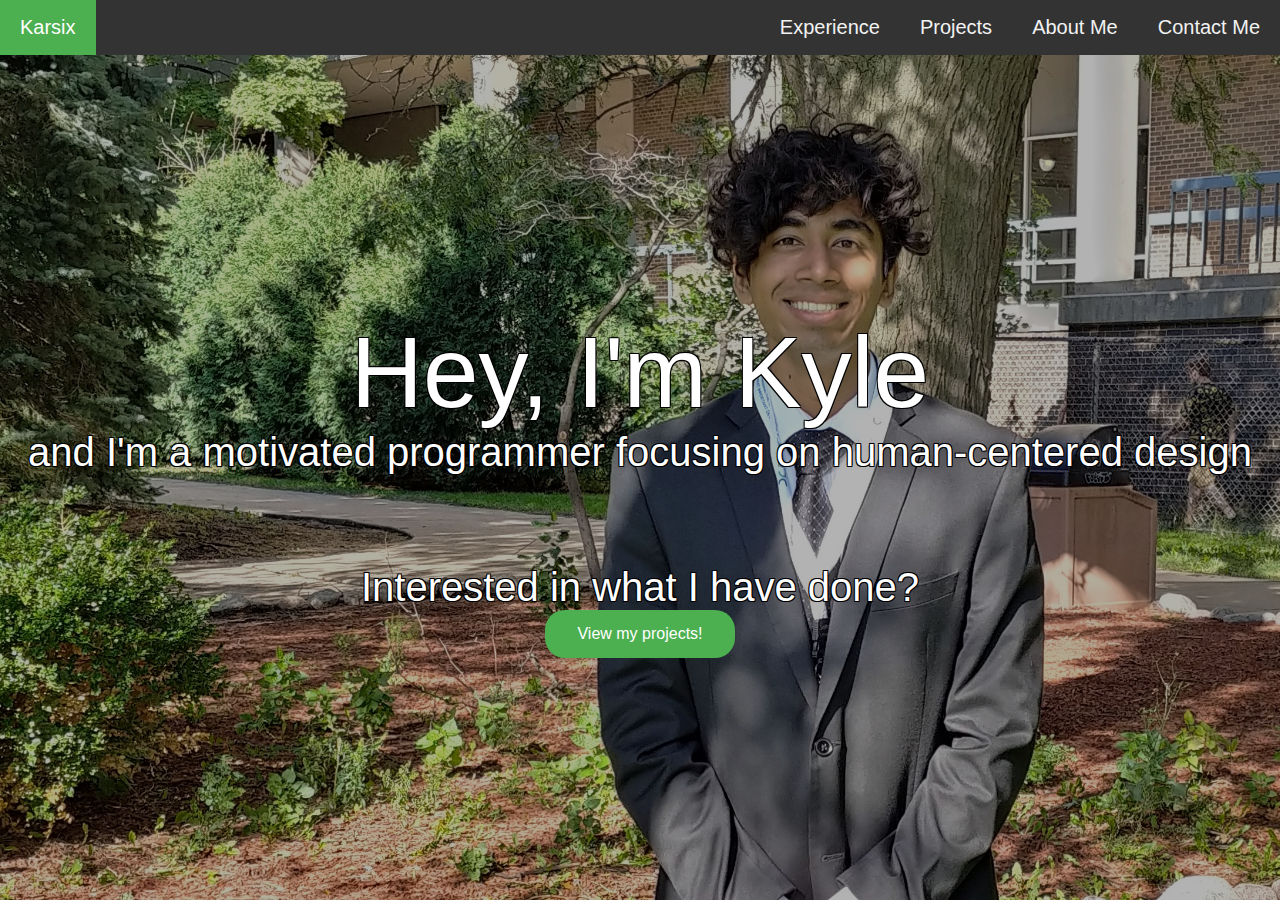
<file: index.html>
﻿<!DOCTYPE HTML>
<html>

<head>
    <title>karsix</title>
    <meta charset="utf-8" />
    <meta name="viewport" content="width=device-width, initial-scale=1, user-scalable=no" />
    <link rel="stylesheet" href="assets/css/homepage.css" />

    <!-- Load an icon library to show a hamburger menu (bars) on small screens -->
    <link rel="stylesheet" href="https://cdnjs.cloudflare.com/ajax/libs/font-awesome/4.7.0/css/font-awesome.min.css">
</head>

<body>

    <!-- Navbar -->
    <div class="navbar" id="topNavbar">
        <a class="active" href="index.html">Karsix</a>
        <a href="../html/contactme.html">Contact Me</a>
        <a href="../html/aboutme.html">About Me</a>
        <a href="../html/projects.html">Projects</a>
        <a href="../html/experience.html">Experience</a>

        <a href="javascript:void(0);" class="icon" onclick="myFunction()">
            <i class="fa fa-bars"></i>
        </a>
    </div>

    <script>
        function myFunction() {
            var x = document.getElementById("topNavbar");
            if (x.className === "navbar") {
                x.className += " responsive";
            } else {
                x.className = "navbar";
            }
        }
    </script>

    <!-- Big Picture Page -->
    <div id="homepage">
        <div>
            <h2>Hey, I'm Kyle</h2>
            <h3 style="margin-bottom: 10vh">and I'm a motivated programmer focusing on human-centered design</h3>
            <h3>Interested in what I have done?</h3>
        </div>
        <a href="html/projects.html" class="button">View my projects!</a>
    </div>
</body>

</html>
</file>
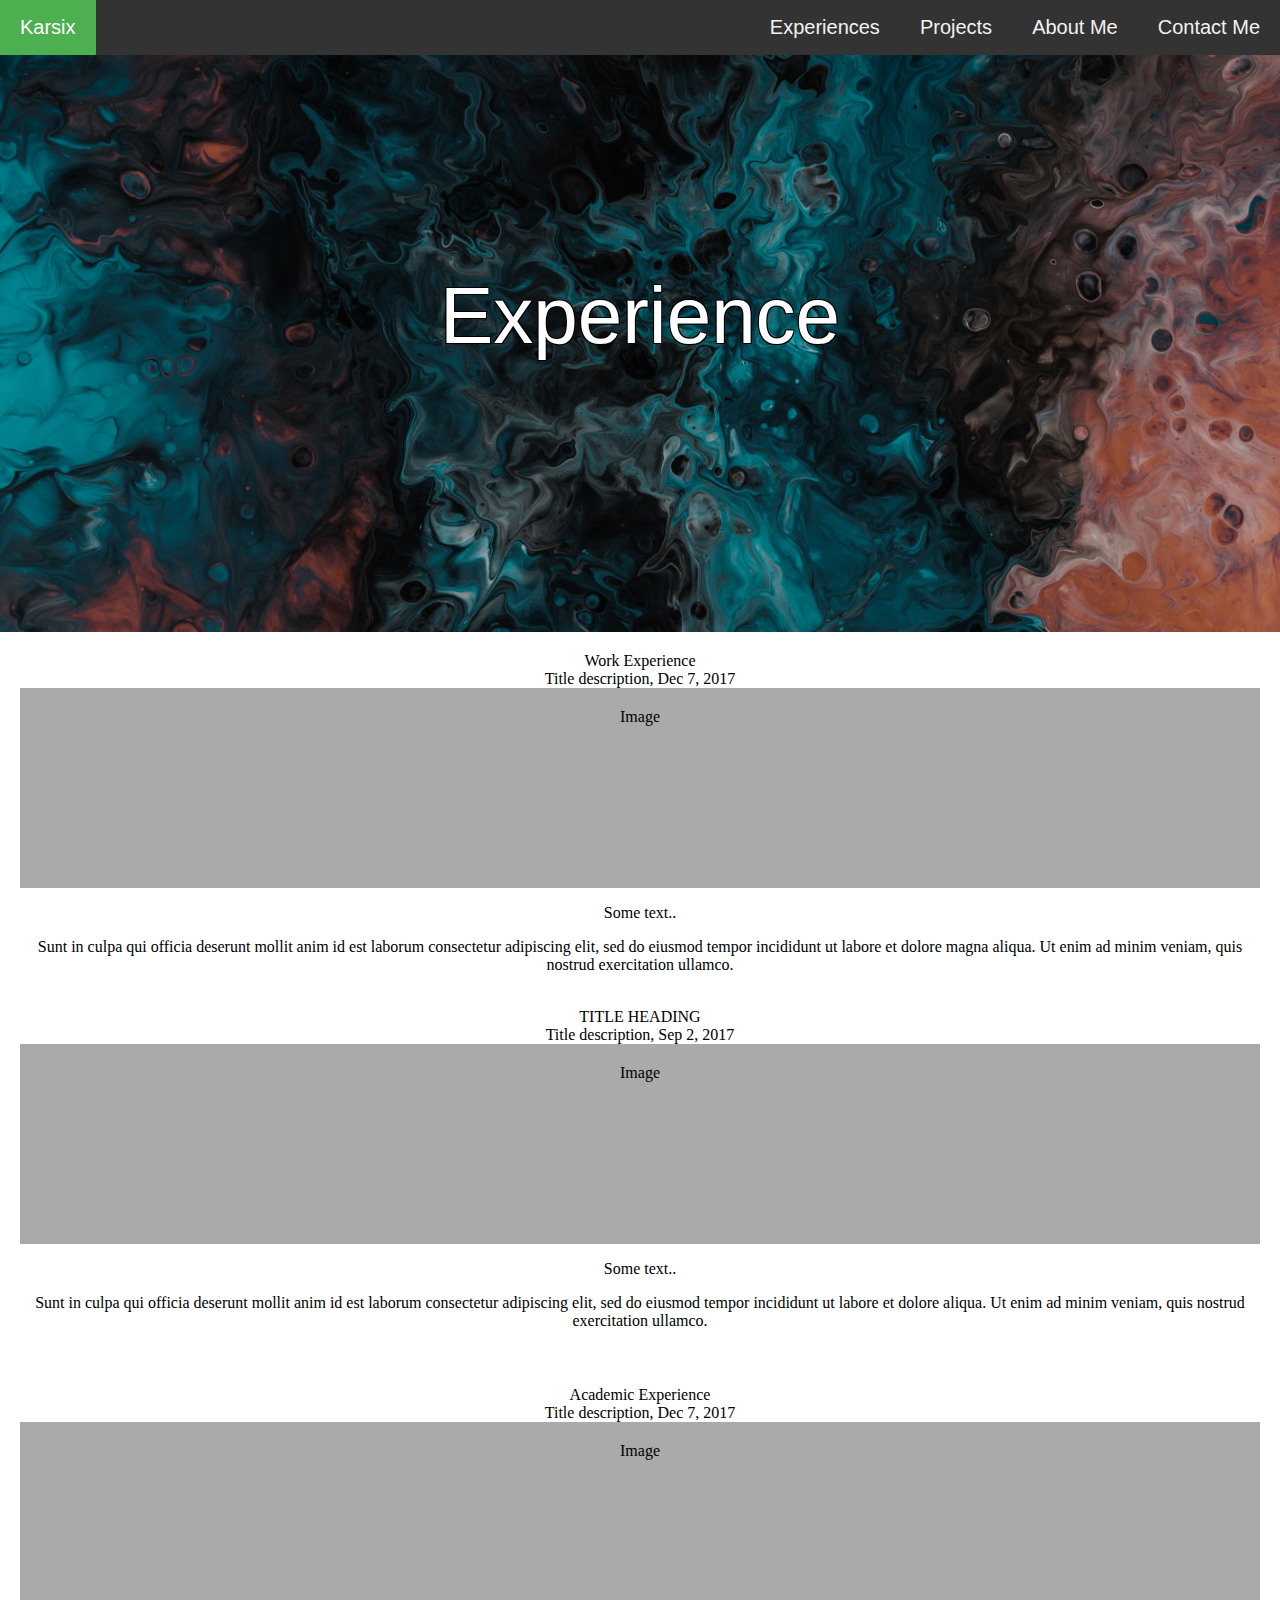
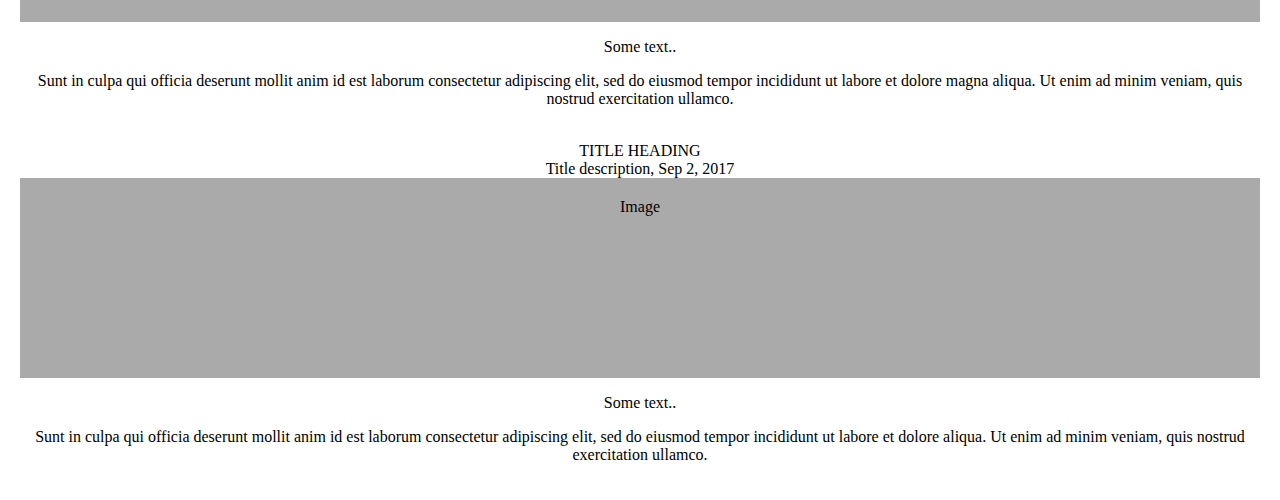
<file: experience.html>
﻿<!DOCTYPE HTML>
<html>

<head>
    <title>Experience</title>
    <meta charset="utf-8" />
    <meta name="viewport" content="width=device-width, initial-scale=1, user-scalable=no" />
    <link rel="stylesheet" href="assets/css/experience.css" />

    <!-- Load an icon library to show a hamburger menu (bars) on small screens -->
    <link rel="stylesheet" href="https://cdnjs.cloudflare.com/ajax/libs/font-awesome/4.7.0/css/font-awesome.min.css">
</head>

<body>
    <!-- Navbar -->
    <div class="navbar" id="topNavbar">
        <a class="active" href="index.html"> Karsix</a>
        <a href="contactme.html"> Contact Me</a>
        <a href="aboutme.html"> About Me</a>
        <a href="projects.html"> Projects</a>
        <a href="experience.html"> Experiences</a>

        <a href="javascript:void(0);" class="icon" onclick="myFunction()">
            <i class="fa fa-bars"> </i>
        </a>
    </div>

    <script>
        function myFunction() {
            var x = document.getElementById("topNavbar");
            if (x.className === "navbar") {
                x.className += " responsive";
            }

            else {
                x.className = "navbar";
            }

        }
    </script>
    <!-- Big Picture Page -->
    <h1>Experience</h1>
    <div class="flexbox">
        <div class="text">
            <h2>Work Experience</h2>
            <h5>Title description, Dec 7, 2017</h5>
            <div class="fleximage" style="height:200px;">Image</div>
            <p>Some text..</p>
            <p>
                Sunt in culpa qui officia deserunt mollit anim id est laborum consectetur
                adipiscing elit, sed do eiusmod tempor incididunt ut labore et dolore magna
                aliqua. Ut enim ad minim veniam, quis nostrud exercitation ullamco.
            </p>
            <br>
            <h2>TITLE HEADING</h2>
            <h5>Title description, Sep 2, 2017</h5>
            <div class="fleximage" style="height:200px;">Image</div>
            <p>Some text..</p>
            <p>
                Sunt in culpa qui officia deserunt mollit anim id est laborum consectetur
                adipiscing elit, sed do eiusmod tempor incididunt ut labore et dolore
                aliqua. Ut enim ad minim veniam, quis nostrud exercitation ullamco.
            </p>
        </div>
        <div class="text">
            <h2>Academic Experience</h2>
            <h5>Title description, Dec 7, 2017</h5>
            <div class="fleximage" style="height:200px;">Image</div>
            <p>Some text..</p>
            <p>
                Sunt in culpa qui officia deserunt mollit anim id est laborum consectetur
                adipiscing elit, sed do eiusmod tempor incididunt ut labore et dolore magna
                aliqua. Ut enim ad minim veniam, quis nostrud exercitation ullamco.
            </p>
            <br>
            <h2>TITLE HEADING</h2>
            <h5>Title description, Sep 2, 2017</h5>
            <div class="fleximage" style="height:200px;">Image</div>
            <p>Some text..</p>
            <p>
                Sunt in culpa qui officia deserunt mollit anim id est laborum consectetur
                adipiscing elit, sed do eiusmod tempor incididunt ut labore et dolore
                aliqua. Ut enim ad minim veniam, quis nostrud exercitation ullamco.
            </p>
        </div>
    </div>
</body>

</html>
</file>
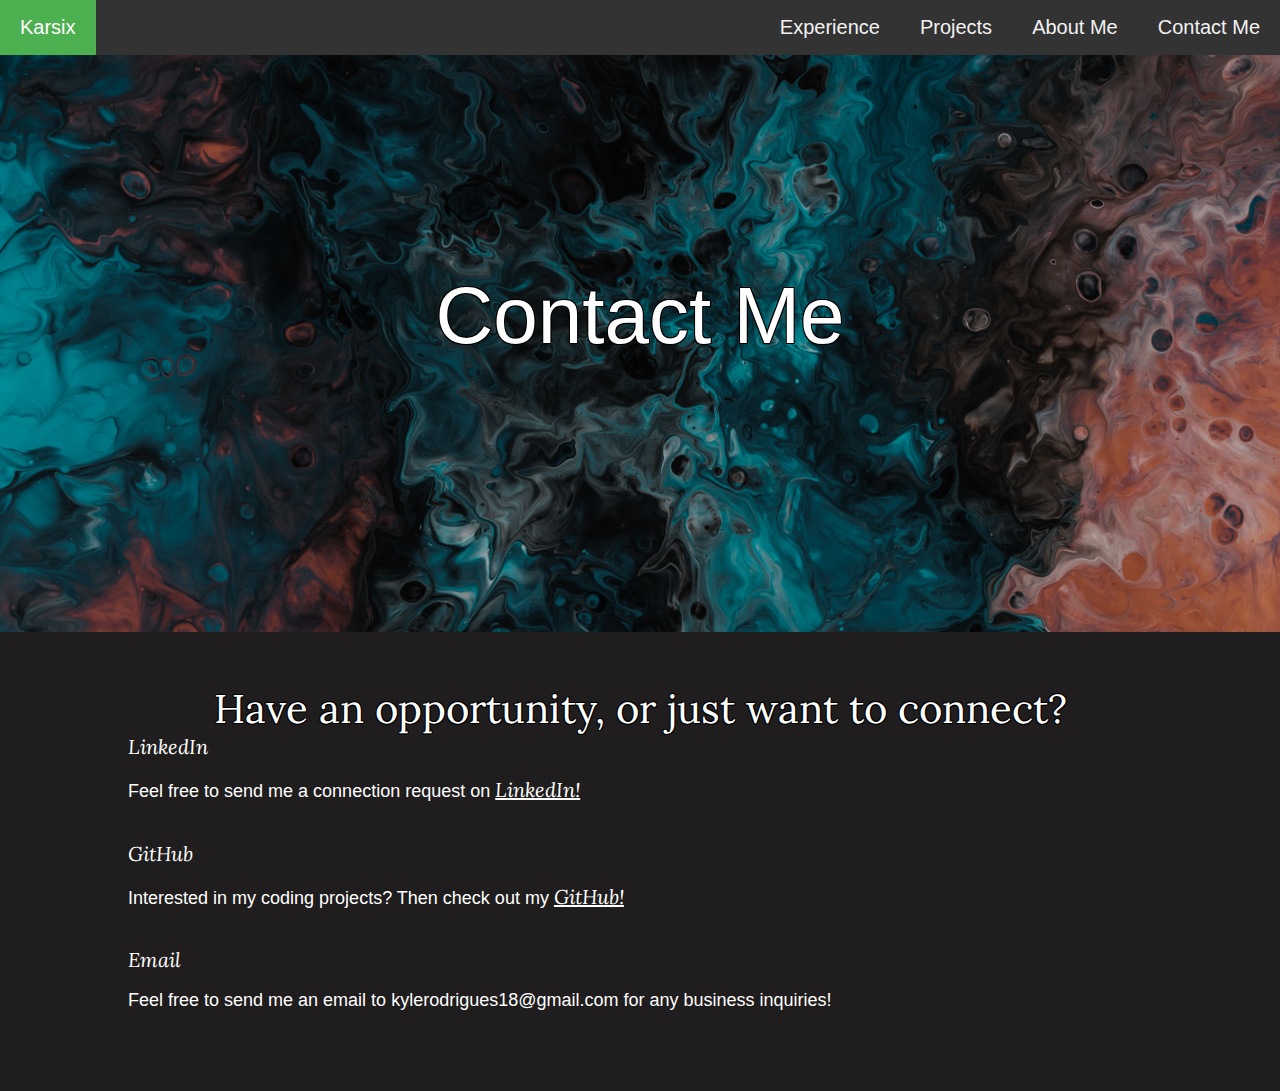
<file: html/contactme.html>
﻿<!DOCTYPE HTML>
<html>

<head>
    <title>Contact</title>
    <meta charset="utf-8" />
    <meta name="viewport" content="width=device-width, initial-scale=1, user-scalable=no" />
    <meta name="google-site-verification" content="4FC-RZJomSlQN31AGe3yP0CcAi7Kn7MzuJlV2hrP_co" />
    <link rel="stylesheet" href="../../assets/css/article.css" />

    <!-- Load an icon library to show a hamburger menu (bars) on small screens -->
    <link rel="stylesheet" href="https://cdnjs.cloudflare.com/ajax/libs/font-awesome/4.7.0/css/font-awesome.min.css">

    <style>
        .hyperlink:link {
            text-align: left;
            font-family: 'Lora', serif;
            color: white;
            font-size: 20px;
            font-style: italic;
        }
    </style>
</head>

<body>
    <!-- Navbar -->
    <div class="navbar" id="topNavbar">
        <a class="active" href="../../index.html">Karsix</a>
        <a href="../html/contactme.html"> Contact Me</a>
        <a href="../html/aboutme.html"> About Me</a>
        <a href="../html/projects.html"> Projects</a>
        <a href="../html/experience.html"> Experience</a>

        <a href="javascript:void(0);" class="icon" onclick="myFunction()">
            <i class="fa fa-bars"> </i>
        </a>
    </div>

    <script>
        function myFunction() {
            var x = document.getElementById("topNavbar");
            if (x.className === "navbar") {
                x.className += " responsive";
            }

            else {
                x.className = "navbar";
            }

        }
    </script>
    <!-- Big Picture Page -->
    <h1>Contact Me</h1>
    <div class="flexbox">
        <div class="text">
            <h2>Have an opportunity, or just want to connect?</h2>

            <div class="pbold">LinkedIn</div>
            <p>
                Feel free to send me a connection request on <a href="https://www.linkedin.com/in/kylerodrigues18/" class="hyperlink">LinkedIn!</a>
            </p>

            <div class="pbold">GitHub</div>
            <p>
                Interested in my coding projects? Then check out my <a href="https://github.com/kylerodrigues18" class="hyperlink">GitHub!</a>
            </p>

            <div class="pbold">Email</div>
            <p>
                Feel free to send me an email to kylerodrigues18@gmail.com for any business inquiries!
            </p>
        </div>
    </div>
</body>

</html>
</file>
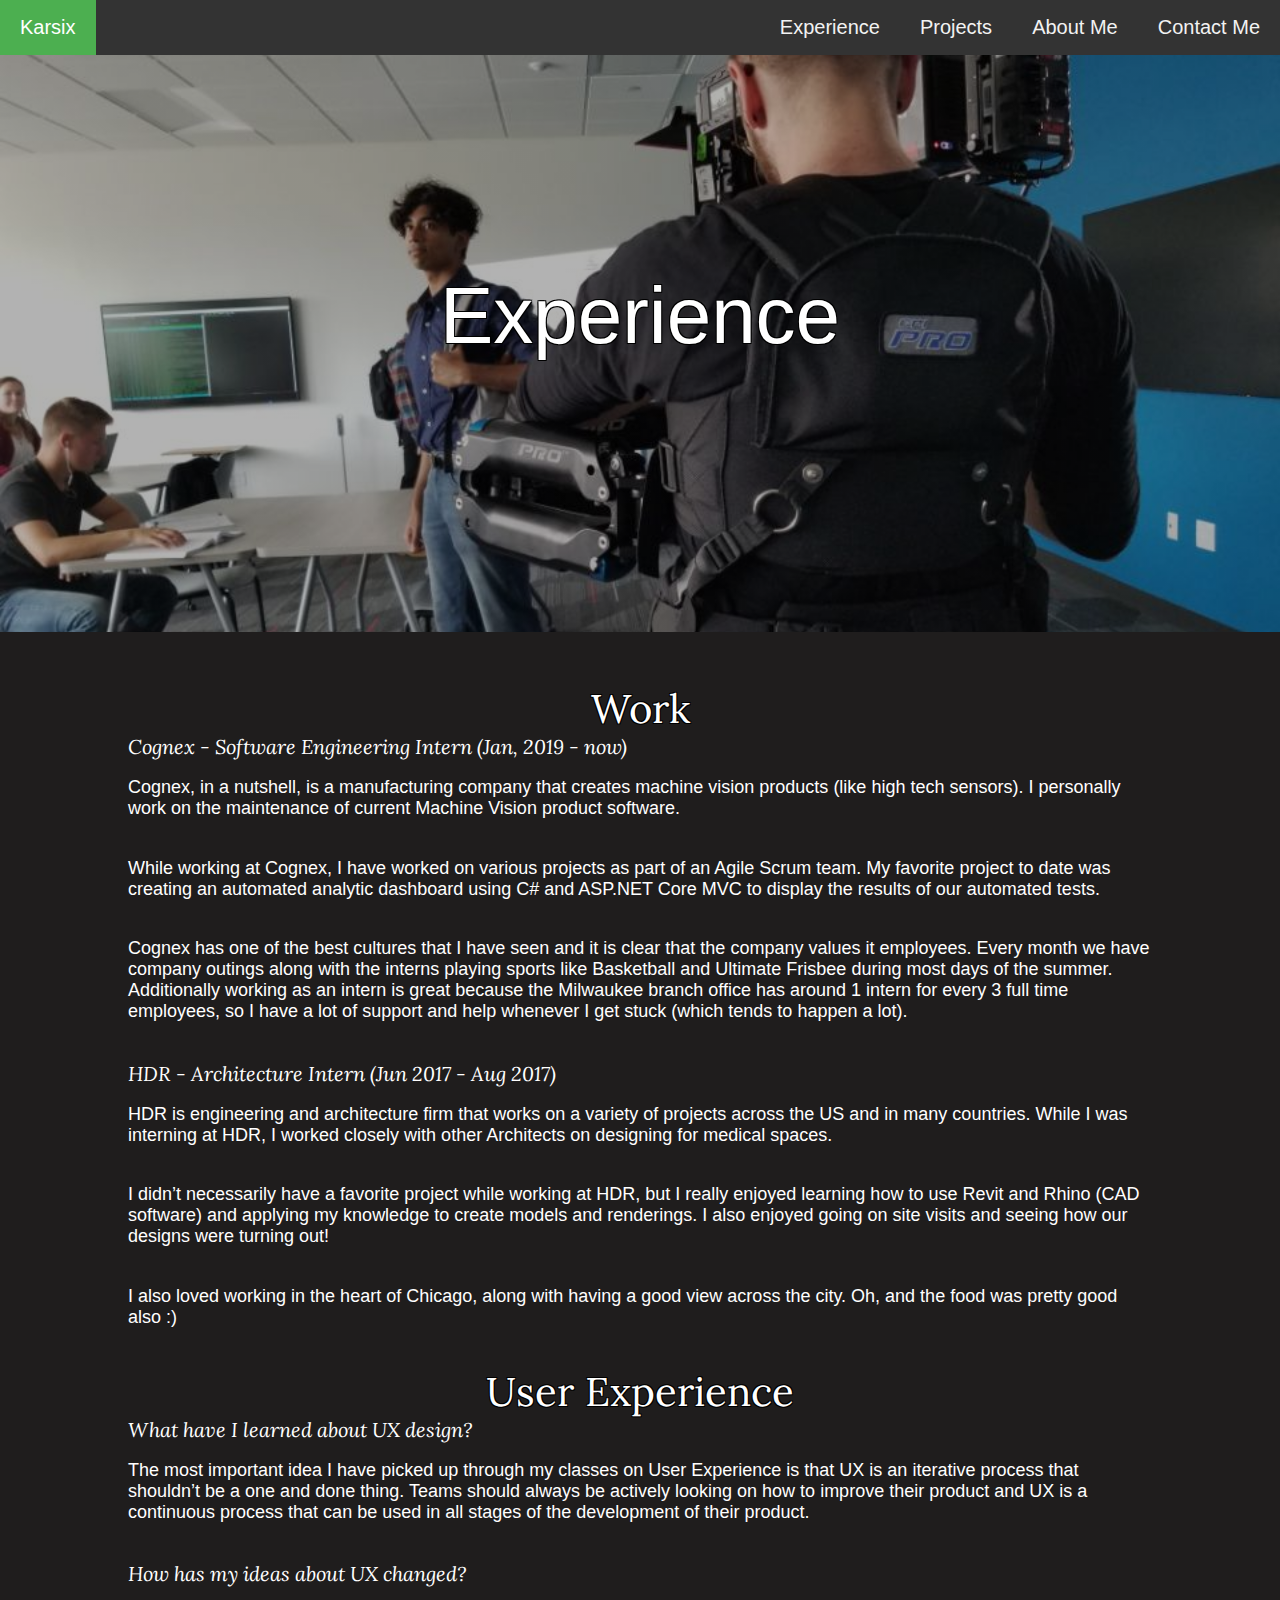
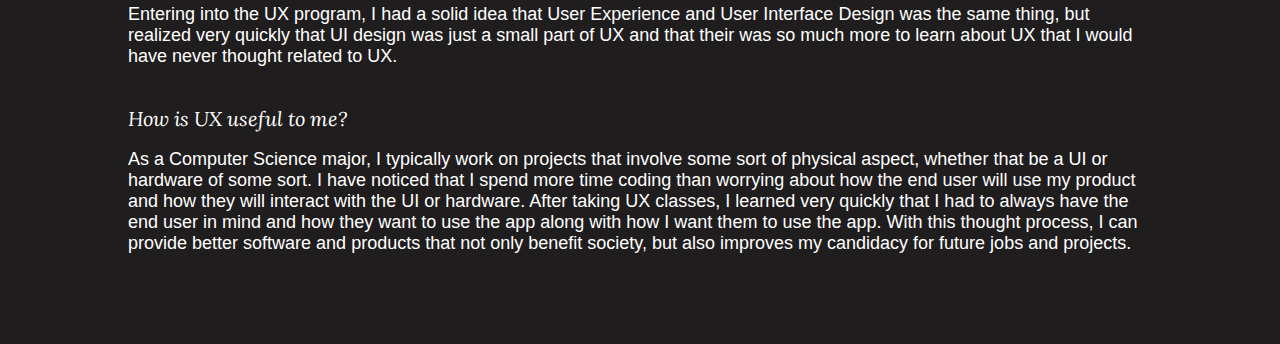
<file: html/experience.html>
﻿<!DOCTYPE HTML>
<html>

<head>
    <title>Experience</title>
    <meta charset="utf-8" />
    <meta name="viewport" content="width=device-width, initial-scale=1, user-scalable=no" />
    <link rel="stylesheet" href="../assets/css/article.css" />

    <!-- Load an icon library to show a hamburger menu (bars) on small screens -->
    <link rel="stylesheet" href="https://cdnjs.cloudflare.com/ajax/libs/font-awesome/4.7.0/css/font-awesome.min.css">

    <style>
        body {
            background: linear-gradient( rgba(0, 0, 0, 0.3), rgba(0, 0, 0, 0.3) ), url('../../images/experience/meFilming.jpg');
            height: 100%;
            background-position: center;
            background-repeat: no-repeat;
            background-size: cover;
            text-align: center;
        }
    </style>
</head>

<body>
    <!-- Navbar -->
    <div class="navbar" id="topNavbar">
        <a class="active" href="../index.html"> Karsix</a>
        <a href="contactme.html"> Contact Me</a>
        <a href="aboutme.html"> About Me</a>
        <a href="projects.html"> Projects</a>
        <a href="experience.html"> Experience</a>

        <a href="javascript:void(0);" class="icon" onclick="myFunction()">
            <i class="fa fa-bars"> </i>
        </a>
    </div>

    <script>
        function myFunction() {
            var x = document.getElementById("topNavbar");
            if (x.className === "navbar") {
                x.className += " responsive";
            }

            else {
                x.className = "navbar";
            }

        }
    </script>
    <!-- Big Picture Page -->
    <h1>Experience</h1>
    <div class="flexbox">
        <div class="text">
            <h2>Work</h2>

            <div class="pbold">Cognex - Software Engineering Intern (Jan, 2019 - now)</div>
            <p>
                Cognex, in a nutshell, is a manufacturing company that creates machine 
                vision products (like high tech sensors). I personally work on the maintenance of 
                current Machine Vision product software.
            </p>
            <P>
                While working at Cognex, I have worked on various projects as part of 
                an Agile Scrum team. My favorite project to date was creating an automated 
                analytic dashboard using C# and ASP.NET Core MVC to display the results of our 
                automated tests.
            </P>
            <p>
                Cognex has one of the best cultures that I have seen and it is clear that 
                the company values it employees. Every month we have company outings along 
                with the interns playing sports like Basketball and Ultimate Frisbee during 
                most days of the summer. Additionally working as an intern is great because the 
                Milwaukee branch office has around 1 intern for every 3 full time employees, 
                so I have a lot of support and help whenever I get stuck (which tends to happen a lot). 
            </p>

            <div class="pbold">HDR - Architecture Intern (Jun 2017 - Aug 2017)</div>
            <p>
                HDR is engineering and architecture firm that works on a variety of projects 
                across the US and in many countries. While I was interning at HDR, I worked 
                closely with other Architects on designing for medical spaces.
            </p>
            <p>
                I didn’t necessarily have a favorite project while working at HDR, but I really enjoyed 
                learning how to use Revit and Rhino (CAD software) and applying my knowledge to 
                create models and renderings. I also enjoyed going on site visits and seeing how our designs 
                were turning out!
            </p>
            <p>
                I also loved working in the heart of Chicago, along with having a good view across the city. 
                Oh, and the food was pretty good also :)
            </p>

            <h2>User Experience</h2>

            <div class="pbold">What have I learned about UX design?</div>
            <p>
                    The most important idea I have picked up through my classes on User 
                    Experience is that UX is an iterative process that shouldn’t be a one 
                    and done thing. Teams should always be actively looking on how to improve 
                    their product and UX is a continuous process that can be used in all stages 
                    of the development of their product.
            </p>

            <div class="pbold">How has my ideas about UX changed?</div>
            <p>
                    Entering into the UX program, I had a solid idea that User Experience 
                    and User Interface Design was the same thing, but realized very quickly 
                    that UI design was just a small part of UX and that their was so much 
                    more to learn about UX that I would have never thought related to UX.
            </p>
            
            <div class="pbold">How is UX useful to me?</div>
            <p>
                    As a Computer Science major, I typically work on projects that involve 
                    some sort of physical aspect, whether that be a UI or hardware of some sort. 
                    I have noticed that I spend more time coding than worrying about how the 
                    end user will use my product and how they will interact with the UI or 
                    hardware. After taking UX classes, I learned very quickly that I had to 
                    always have the end user in mind and how they want to use the app 
                    along with how I want them to use the app. With this thought process, I can 
                    provide better software and products that not only benefit society, but 
                    also improves my candidacy for future jobs and projects.
            </p>
        </div>
    </div>
</body>

</html>
</file>
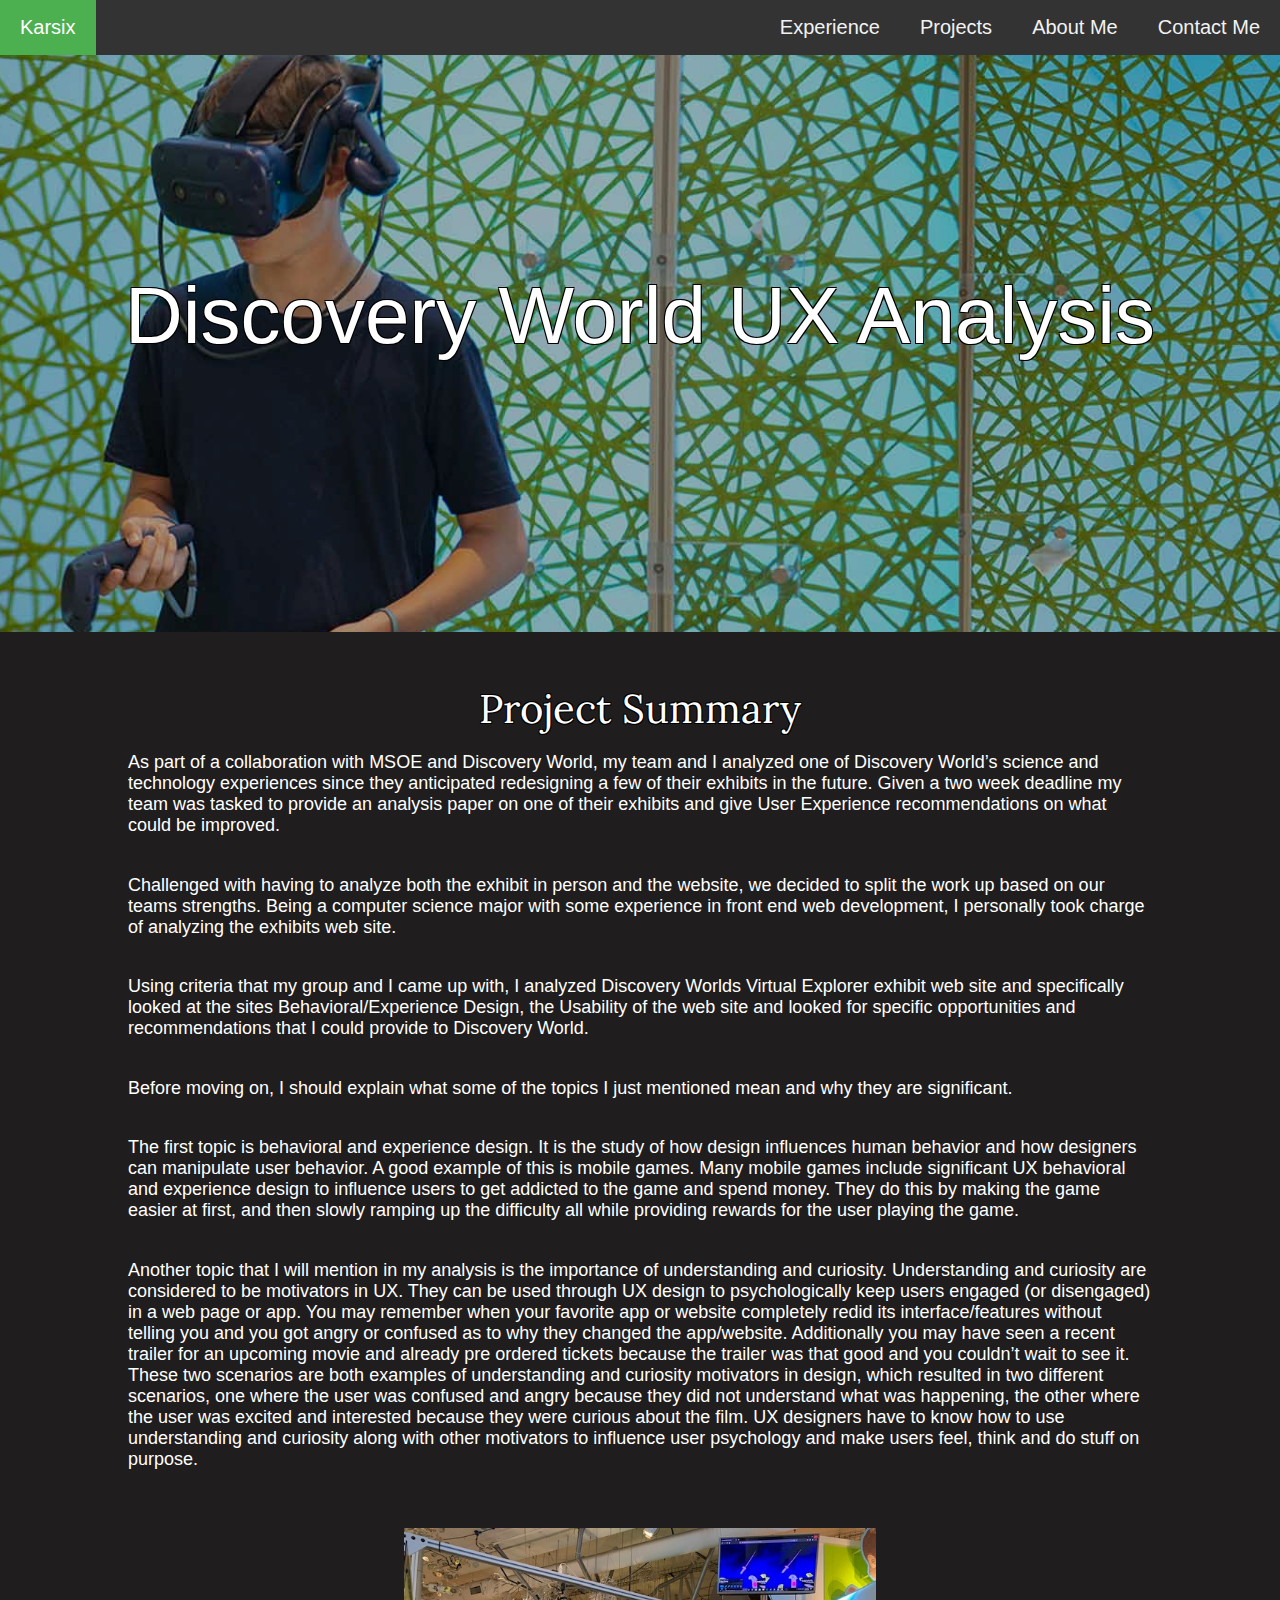
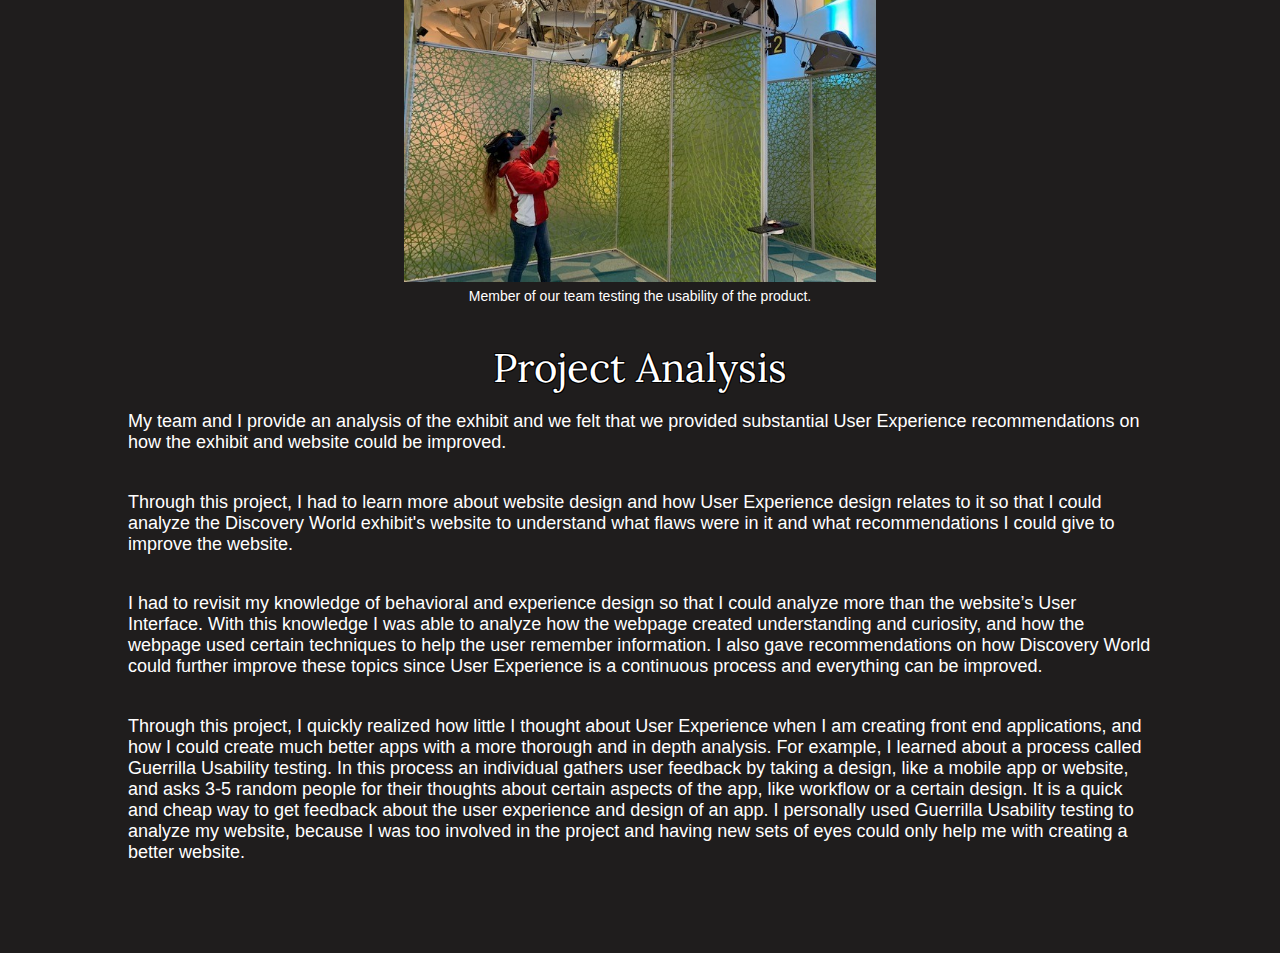
<file: html/projects/discoveryWorld.html>
﻿<!DOCTYPE HTML>
<html>

<head>
    <title>Projects</title>
    <meta charset="utf-8" />
    <meta name="viewport" content="width=device-width, initial-scale=1, user-scalable=no" />
    <meta name="google-site-verification" content="4FC-RZJomSlQN31AGe3yP0CcAi7Kn7MzuJlV2hrP_co" />
    <link rel="stylesheet" href="../../assets/css/article.css" />

    <style>
        body {
            /* Default Photo Provided by Paweł Czerwiński */
            background: linear-gradient( rgba(0, 0, 0, 0.3), rgba(0, 0, 0, 0.3) ), url('../../images/projects/discoveryWorld.jpg');
            height: 100%;
            background-position: center;
            background-repeat: no-repeat;
            background-size: cover;
            text-align: center;
        }
    </style>
    <!-- Load an icon library to show a hamburger menu (bars) on small screens -->
    <link rel="stylesheet" href="https://cdnjs.cloudflare.com/ajax/libs/font-awesome/4.7.0/css/font-awesome.min.css">
</head>

<body>
    <!-- Navbar -->
    <div class="navbar" id="topNavbar">
        <a class="active" href="../../index.html">Karsix</a>
        <a href="../contactme.html"> Contact Me</a>
        <a href="../aboutme.html"> About Me</a>
        <a href="../projects.html"> Projects</a>
        <a href="../experience.html"> Experience</a>

        <a href="javascript:void(0);" class="icon" onclick="myFunction()">
            <i class="fa fa-bars"> </i>
        </a>
    </div>

    <script>
        function myFunction() {
            var x = document.getElementById("topNavbar");
            if (x.className === "navbar") {
                x.className += " responsive";
            }

            else {
                x.className = "navbar";
            }

        }
    </script>
    <!-- Big Picture Page -->
    <h1>Discovery World UX Analysis</h1>
    <div class="flexbox">
        <div class="text">
            <h2>Project Summary</h2>
            <p>
                As part of a collaboration with MSOE and Discovery World, my team and I analyzed
                one of Discovery World’s science and technology experiences since they anticipated
                redesigning a few of their exhibits in the future. Given a two week deadline my team
                was tasked to provide an analysis paper on one of their exhibits and give User Experience
                recommendations on what could be improved.
            </p>
            <p>
                Challenged with having to analyze both the exhibit in person and the website,
                we decided to split the work up based on our teams strengths. Being a computer science
                major with some experience in front end web development, I personally took charge
                of analyzing the exhibits web site.
            </p>
            <p>
                Using criteria that my group and I came up with, I analyzed Discovery Worlds
                Virtual Explorer exhibit web site and specifically looked at the sites
                Behavioral/Experience Design, the Usability of the web site and looked for specific
                opportunities and recommendations that I could provide to Discovery World.
            </p>
            <p>
                Before moving on, I should explain what some of the topics I just mentioned mean and why
                they are significant.
            </p>
            <p>
                The first topic is behavioral and experience design. It is the study of how design influences 
                human behavior and how designers can manipulate user behavior. A good example of this is mobile 
                games. Many mobile games include significant UX behavioral and experience design to influence 
                users to get addicted to the game and spend money. They do this by making the game easier at 
                first, and then slowly ramping up the difficulty all while providing rewards for the user playing 
                the game.
            </p>
            <p>
                Another topic that I will mention in my analysis is the importance of understanding and 
                curiosity. Understanding and curiosity are considered to be motivators in UX. They can be 
                used through UX design to psychologically keep users engaged (or disengaged) in a web page or 
                app. You may remember when your favorite app or website completely redid its interface/features 
                without telling you and you got angry or confused as to why they changed the app/website. 
                Additionally you may have seen a recent trailer for an upcoming movie and already pre ordered 
                tickets because the trailer was that good and you couldn’t wait to see it. These two scenarios are
                both examples of understanding and curiosity motivators in design, which
                resulted in two different scenarios, one where the user was confused and angry because they 
                did not understand what was happening, the other where the user was excited and interested because 
                they were curious about the film. UX designers have to know how to use understanding and curiosity 
                along with other motivators to influence user psychology and make users feel, think and do stuff on 
                purpose.
            </p>

            <img src="../../images/projects/discoveryWorldUsingExhibit.jpg" class="fleximage" alt="Member of team using exhibit" />
            <h5>Member of our team testing the usability of the product.</h5>
            <br>

            <h2>Project Analysis</h2>

            <p>
                My team and I provide an analysis of the exhibit and we felt that we
                provided substantial User Experience recommendations on how the exhibit and
                website could be improved.
            </p>
            <p>
                Through this project, I had to learn more about website design and how
                User Experience design relates to it so that I could analyze the Discovery World
                exhibit's website to understand what flaws were in it and what recommendations I
                could give to improve the website.
            </p>
            <p>
                I had to revisit my knowledge of behavioral and experience design so that I
                could analyze more than the website’s User Interface. With this knowledge I
                was able to analyze how the webpage created understanding and curiosity, and
                how the webpage used certain techniques to help the user remember information.
                I also gave recommendations on how Discovery World could further improve these
                topics since User Experience is a continuous process and everything can be improved.
            </p>
            <p>
                Through this project, I quickly realized how little I thought about User Experience
                when I am creating front end applications, and how I could create much better
                apps with a more thorough and in depth analysis. For example, I learned about
                a process called Guerrilla Usability testing. In this process an individual
                gathers user feedback by taking a design, like a mobile app or website, and
                asks 3-5 random people for their thoughts about certain aspects of the app,
                like workflow or a certain design. It is a quick and cheap way to get feedback
                about the user experience and design of an app. I personally used Guerrilla
                Usability testing to analyze my website, because I was too involved in the
                project and having new sets of eyes could only help me with creating a better website.
            </p>
        </div>
    </div>
</body>

</html>
</file>
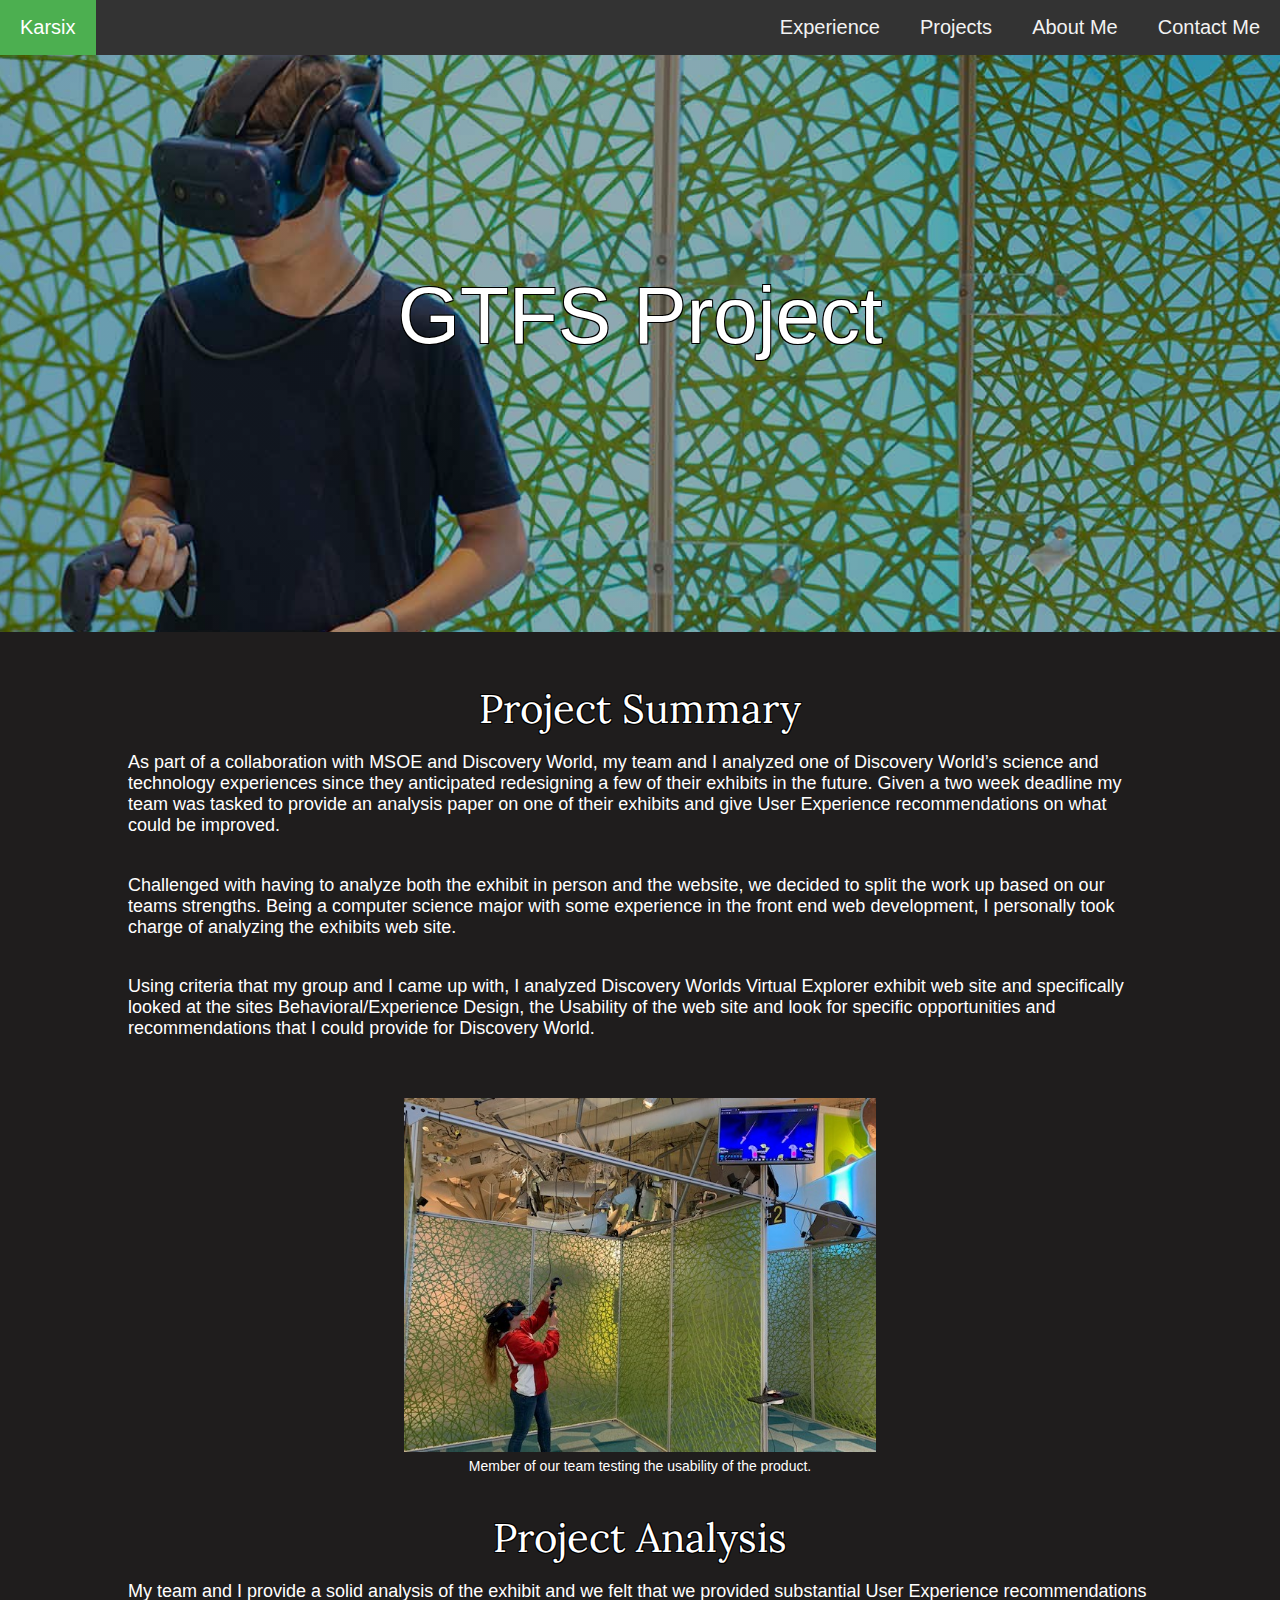
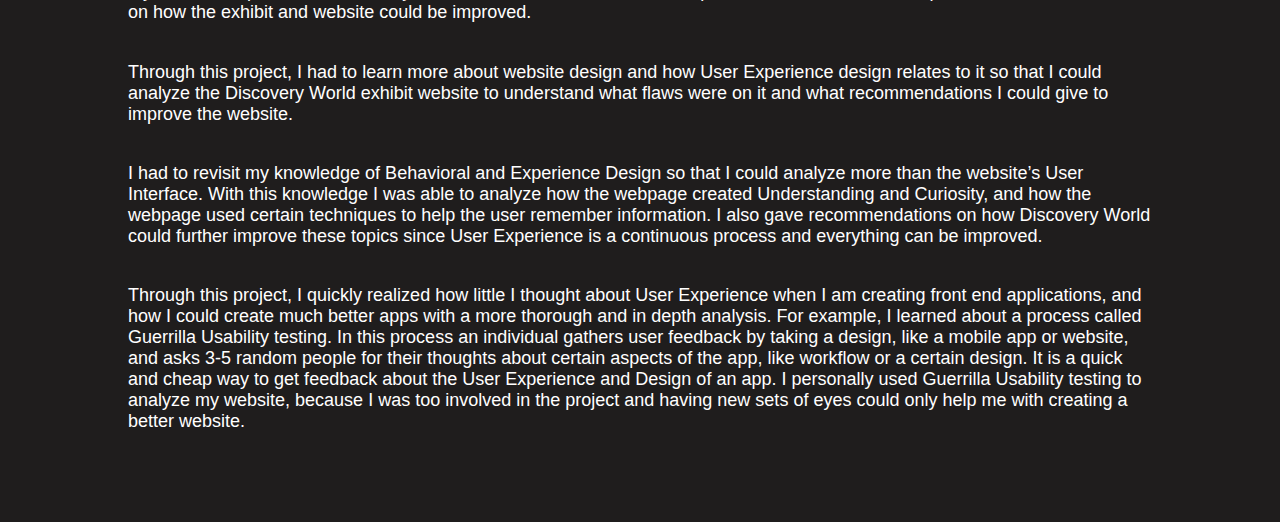
<file: html/projects/gtfsProject.html>
﻿<!DOCTYPE HTML>
<html>

<head>
    <title>GTFS Project</title>
    <meta charset="utf-8" />
    <meta name="viewport" content="width=device-width, initial-scale=1, user-scalable=no" />
    <meta name="google-site-verification" content="4FC-RZJomSlQN31AGe3yP0CcAi7Kn7MzuJlV2hrP_co" />
    <link rel="stylesheet" href="../../assets/css/article.css" />

    <style>
        body {
            /* Default Photo Provided by Paweł Czerwiński */
            background: linear-gradient( rgba(0, 0, 0, 0.3), rgba(0, 0, 0, 0.3) ), url('../../images/projects/discoveryWorld.jpg');
            height: 100%;
            background-position: center;
            background-repeat: no-repeat;
            background-size: cover;
            text-align: center;
        }
    </style>
    <!-- Load an icon library to show a hamburger menu (bars) on small screens -->
    <link rel="stylesheet" href="https://cdnjs.cloudflare.com/ajax/libs/font-awesome/4.7.0/css/font-awesome.min.css">
</head>

<body>
    <!-- Navbar -->
    <div class="navbar" id="topNavbar">
        <a class="active" href="../../index.html">Karsix</a>
        <a href="../contactme.html"> Contact Me</a>
        <a href="../aboutme.html"> About Me</a>
        <a href="../projects.html"> Projects</a>
        <a href="../experience.html"> Experience</a>

        <a href="javascript:void(0);" class="icon" onclick="myFunction()">
            <i class="fa fa-bars"> </i>
        </a>
    </div>

    <script>
        function myFunction() {
            var x = document.getElementById("topNavbar");
            if (x.className === "navbar") {
                x.className += " responsive";
            }

            else {
                x.className = "navbar";
            }

        }
    </script>
    <!-- Big Picture Page -->
    <h1>GTFS Project</h1>
    <div class="flexbox">
        <div class="text">
            <h2>Project Summary</h2>
            <p>
                As part of a collaboration with MSOE and Discovery World, my team and I analyzed
                one of Discovery World’s science and technology experiences since they anticipated
                redesigning a few of their exhibits in the future. Given a two week deadline my team
                was tasked to provide an analysis paper on one of their exhibits and give User Experience
                recommendations on what could be improved.
            </p>
            <p>
                Challenged with having to analyze both the exhibit in person and the website,
                we decided to split the work up based on our teams strengths. Being a computer science
                major with some experience in the front end web development, I personally took charge
                of analyzing the exhibits web site.
            </p>
            <p>
                Using criteria that my group and I came up with, I analyzed Discovery Worlds
                Virtual Explorer exhibit web site and specifically looked at the sites
                Behavioral/Experience Design, the Usability of the web site and look for specific
                opportunities and recommendations that I could provide for Discovery World.
            </p>

            <img src="../../images/projects/discoveryWorldUsingExhibit.jpg" class="fleximage" alt="Member of team using exhibit" />
            <h5>Member of our team testing the usability of the product.</h5>
            <br>

            <h2>Project Analysis</h2>

            <p>
                My team and I provide a solid analysis of the exhibit and we felt that we
                provided substantial User Experience recommendations on how the exhibit and
                website could be improved.
            </p>
            <p>
                Through this project, I had to learn more about website design and how
                User Experience design relates to it so that I could analyze the Discovery World
                exhibit website to understand what flaws were on it and what recommendations I
                could give to improve the website.
            </p>
            <p>
                I had to revisit my knowledge of Behavioral and Experience Design so that I
                could analyze more than the website’s User Interface. With this knowledge I
                was able to analyze how the webpage created Understanding and Curiosity, and
                how the webpage used certain techniques to help the user remember information.
                I also gave recommendations on how Discovery World could further improve these
                topics since User Experience is a continuous process and everything can be improved.
            </p>
            <p>
                Through this project, I quickly realized how little I thought about User Experience
                when I am creating front end applications, and how I could create much better
                apps with a more thorough and in depth analysis. For example, I learned about
                a process called Guerrilla Usability testing. In this process an individual
                gathers user feedback by taking a design, like a mobile app or website, and
                asks 3-5 random people for their thoughts about certain aspects of the app,
                like workflow or a certain design. It is a quick and cheap way to get feedback
                about the User Experience and Design of an app. I personally used Guerrilla
                Usability testing to analyze my website, because I was too involved in the
                project and having new sets of eyes could only help me with creating a better website.
            </p>
        </div>
    </div>
</body>

</html>
</file>
<file: assets/css/homepage.css>
﻿@import url(https://fonts.googleapis.com/css?family=Open+Sans);

html, body, div, h1, h2, h3, h4, h5, h6, div {
    margin: 0;
    padding: 0;
    border: 0;
    font-size: 100%;
    font: inherit;
    vertical-align: baseline;
}

html, body {
    height: 100%;
}

/* Navbar, credit to W3 schools */
.navbar {
    position: fixed;
    top: 0;
    width: 100%;
    background-color: #333;
    overflow: hidden;
}

    .navbar a {
        float: right;
        display: block;
        color: #f2f2f2;
        text-align: center;
        padding: 16px 20px;
        text-decoration: none;
        font-size: 20px;
        font-family: 'Karla', sans-serif;
    }

        .navbar a:hover {
            background-color: #ddd;
            color: black;
        }

        .navbar a.active {
            float: left;
            background-color: #4CAF50;
            color: white;
            font-family: 'Karla', sans-serif;
            font-size: 20px;
        }

    .navbar .icon {
        display: none;
    }

@media screen and (max-width: 600px) {
    .navbar a:not(:first-child) {
        display: none;
    }

    .navbar a.icon {
        float: right;
        display: block;
    }
}

@media screen and (max-width: 600px) {
    .navbar.responsive {
        position: relative;
    }

        .navbar.responsive a.icon {
            position: absolute;
            right: 0;
            top: 0;
        }

        .navbar.responsive a {
            float: none;
            display: block;
            text-align: left;
        }
}

/* Big Picture Home Page */
#homepage {
    background: linear-gradient( rgba(0, 0, 0, 0.3), rgba(0, 0, 0, 0.3) ), url('../../images/me.jpg');
    height: 100%;
    background-position: center;
    background-repeat: no-repeat;
    background-size: cover;
    text-align: center;
}

    #homepage div h2 {
        font-family: 'Karla', sans-serif;
        color: white;
        text-shadow: -1px -1px 0 #000, 1px -1px 0 #000, -1px 1px 0 #000, 1px 1px 0 #000;
        font-size: 100px;
        padding-top: 35vh;
    }

    #homepage div h3 {
        font-family: 'Karla', sans-serif;
        color: white;
        text-shadow: -1px -1px 0 #000, 1px -1px 0 #000, -1px 1px 0 #000, 1px 1px 0 #000;
        font-size: 40px;
    }

    @media (max-width: 600px) {
        #homepage div h2 {
            font-family: 'Karla', sans-serif;
            color: white;
            text-shadow: -1px -1px 0 #000, 1px -1px 0 #000, -1px 1px 0 #000, 1px 1px 0 #000;
            font-size: 50px;
            text-align: center;
            padding-top: 35vh;
        }

        #homepage div h3 {
            font-family: 'Karla', sans-serif;
            color: white;
            text-shadow: -1px -1px 0 #000, 1px -1px 0 #000, -1px 1px 0 #000, 1px 1px 0 #000;
            font-size: 20px;
            text-align: center;
            padding-top: 5vh;
        }
    }

.button {
    background-color: #4CAF50;
    border: none;
    border-radius: 20px;
    color: white;
    padding: 15px 32px;
    text-decoration: none;
    display: inline-block;
    font-family: 'Karla', sans-serif;
    font-size: 16px;
}

    .button:hover {
        background-color: #2e8f32;
    }


.container {
    position: relative;
    text-align: center;
    margin: 0;
    padding: 0;
    display: flex;
}

.item {
    flex: 0%;
    color: black;
    background: transparent;
    padding: 20px;
    padding-top: 15vh;
}

@media (max-width: 600px) {
    .container {
        position: relative;
        text-align: center;
        margin: 0;
        padding: 0;
        display: flex;
        flex-direction: column;
    }

    .item {
        flex: 0%;
        color: black;
        background: transparent;
        padding: 25px;
    }
}
</file>
<file: assets/css/experience.css>
﻿@import url(https://fonts.googleapis.com/css?family=Open+Sans);

* {
    box-sizing: border-box;
}

html, body, div, h1, h2, h3, h4, h5, h6, div {
    margin: 0;
    padding: 0;
    border: 0;
    font-size: 100%;
    font: inherit;
    vertical-align: baseline;
}

html, body {
    height: 100%;
}

/* Navbar, credit to W3 schools */
.navbar {
    position: fixed;
    top: 0;
    width: 100%;
    background-color: #333;
    overflow: hidden;
}

    .navbar a {
        float: right;
        display: block;
        color: #f2f2f2;
        text-align: center;
        padding: 16px 20px;
        text-decoration: none;
        font-size: 20px;
        font-family: 'Karla', sans-serif;
    }

        .navbar a:hover {
            background-color: #ddd;
            color: black;
        }

        .navbar a.active {
            float: left;
            background-color: #4CAF50;
            color: white;
            font-family: 'Karla', sans-serif;
            font-size: 20px;
        }

    .navbar .icon {
        display: none;
    }

@media screen and (max-width: 600px) {
    .navbar a:not(:first-child) {
        display: none;
    }

    .navbar a.icon {
        float: right;
        display: block;
    }
}

@media screen and (max-width: 600px) {
    .navbar.responsive {
        position: relative;
    }

        .navbar.responsive a.icon {
            position: absolute;
            right: 0;
            top: 0;
        }

        .navbar.responsive a {
            float: none;
            display: block;
            text-align: left;
        }
}

/* Big Picture Home Page */
body {
    /* Photo by Paweł Czerwiński */
    background: linear-gradient( rgba(0, 0, 0, 0.3), rgba(0, 0, 0, 0.3) ), url('../../images/background.jpg');
    height: 100%;
    background-position: center;
    background-repeat: no-repeat;
    background-size: cover;
    text-align: center;
}

h1 {
    font-family: 'Karla', sans-serif;
    color: white;
    text-shadow: -1px -1px 0 #000, 1px -1px 0 #000, -1px 1px 0 #000, 1px 1px 0 #000;
    font-size: 80px;
    padding-top: 30vh;
    padding-bottom: 30vh;
}

.flexbox {
    display: flex;
    flex-wrap: wrap;
    background-color: #ffffff;
    flex-direction: column;
}

.text {
    flex: 0%;
    color: black;
    background-color: transparent;
    padding: 20px;
}

.fleximage {
    background-color: #aaa;
    width: 100%;
    padding: 20px;
}

@media screen and (max-width: 700px) {
    .flexbox {
        flex-direction: column;
    }
}
</file>
<file: assets/css/article.css>
﻿@import url(https://fonts.googleapis.com/css?family=Open+Sans);
@import url('https://fonts.googleapis.com/css?family=Lora&display=swap');

* {
    box-sizing: border-box;
}

html, body, div, h1, h2, h3, h4, h5, h6, div {
    margin: 0;
    padding: 0;
    border: 0;
    font-size: 100%;
    font: inherit;
    vertical-align: baseline;
}

html, body {
    height: 100%;
}

/* Navbar, credit to W3 schools */
.navbar {
    position: fixed;
    top: 0;
    width: 100%;
    background-color: #333;
    overflow: hidden;
}

    .navbar a {
        float: right;
        display: block;
        color: #f2f2f2;
        text-align: center;
        padding: 16px 20px;
        text-decoration: none;
        font-size: 20px;
        font-family: 'Karla', sans-serif;
    }

        .navbar a:hover {
            background-color: #ddd;
            color: black;
        }

        .navbar a.active {
            float: left;
            background-color: #4CAF50;
            color: white;
            font-family: 'Karla', sans-serif;
            font-size: 20px;
        }

    .navbar .icon {
        display: none;
    }

@media screen and (max-width: 600px) {
    .navbar a:not(:first-child) {
        display: none;
    }

    .navbar a.icon {
        float: right;
        display: block;
    }
}

@media screen and (max-width: 600px) {
    .navbar.responsive {
        position: relative;
    }

        .navbar.responsive a.icon {
            position: absolute;
            right: 0;
            top: 0;
        }

        .navbar.responsive a {
            float: none;
            display: block;
            text-align: left;
        }
}

/* Big Picture Home Page */
body {
    /* Default Photo Provided by Paweł Czerwiński */
    background: linear-gradient( rgba(0, 0, 0, 0.3), rgba(0, 0, 0, 0.3) ), url('../../images/background.jpg');
    height: 100%;
    background-position: center;
    background-repeat: no-repeat;
    background-size: cover;
    text-align: center;
}

h1 {
    font-family: 'Karla', sans-serif;
    color: white;
    text-shadow: -1px -1px 0 #000, 1px -1px 0 #000, -1px 1px 0 #000, 1px 1px 0 #000;
    font-size: 80px;
    padding-top: 30vh;
    padding-bottom: 30vh;
}

.flexbox {
    display: flex;
    flex-wrap: wrap;
    background-color: #ffffff;
    flex-direction: column;
}

.text {
    flex: 0%;
    color: white;
    background-color: #1f1d1d;
    padding: 4% 10%;
}

    .text h2 {
        font-family: 'Lora', serif;
        color: white;
        text-shadow: -1px -1px 0 #000, 1px -1px 0 #000, -1px 1px 0 #000, 1px 1px 0 #000;
        font-size: 40px;
    }

    .pbold {
        text-align: left;
        font-family: 'Lora', serif;
        color: white;
        font-size: 20px;
        font-style: italic;
    }

    .text p {
        text-align: left;
        font-family: 'Karla', sans-serif;
        color: white;
        font-size: 18px;
        padding-bottom: 2%;
    }

    .text h5 {
        text-align: center;
        font-family: 'Karla', sans-serif;
        color: white;
        font-size: 14px;
        padding-bottom: 2%;
    }

    .text a {
        font-family: 'Karla', sans-serif;
        color: white;
        font-size: 14px;
    }

.fleximage {
    background-color: transparent;
    min-width: 50%;
    max-width: 50%;
    height: auto;
    padding: 20px;
    padding-bottom: 2px;
}

@media screen and (max-width: 700px) {
    h1 {
        font-family: 'Lora', serif;
        color: white;
        text-shadow: -1px -1px 0 #000, 1px -1px 0 #000, -1px 1px 0 #000, 1px 1px 0 #000;
        font-size: 50px;
        padding-top: 30vh;
        padding-bottom: 20vh;
    }

    .flexbox {
        flex-direction: column;
    }

    .text h2 {
        font-family: 'Lora', serif;
        color: white;
        text-shadow: -1px -1px 0 #000, 1px -1px 0 #000, -1px 1px 0 #000, 1px 1px 0 #000;
        font-size: 30px;
    }

    .text p {
        text-align: left;
        font-family: 'Karla', sans-serif;
        color: white;
        font-size: 18px;
        padding-bottom: 2%;
    }

    .fleximage {
        background-color: transparent;
        min-width: 100%;
        height: auto;
        padding: 20px;
        padding-bottom: 2px;
    }

    .text h5 {
        text-align: center;
        font-family: 'Karla', sans-serif;
        color: white;
        font-size: 12px;
        padding-bottom: 2%;
    }
}
</file>
